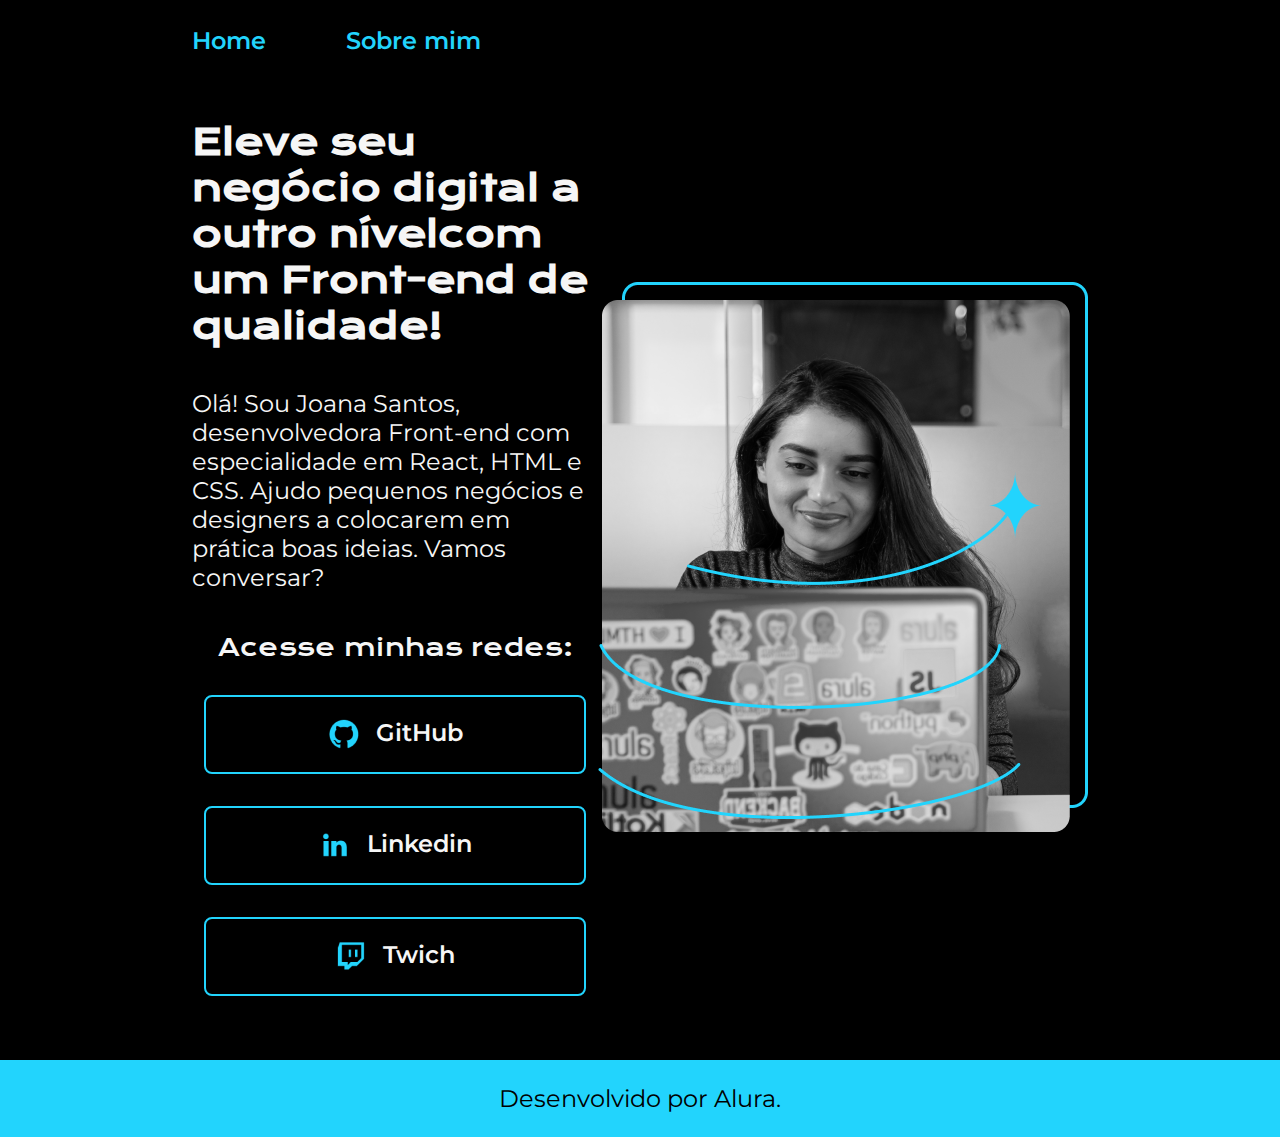
<file: index.html>
<!DOCTYPE html>
<html lang="pt-br">

<head>
    <meta charset="UTF-8">
    <meta http-equiv="X-UA-Compatible" content="IE=edge">
    <meta name="viewport" content="width=device-width, initial-scale=1.0">
    <title>Portifolio</title>
    <link rel="stylesheet" href="style/style.css">
</head>

<body>
    <header class="cabecalho">
        <nav class="cabecalho__menu">
            <a class="cabecalho__menu__link" href="index.html">Home</a>
            <a class="cabecalho__menu__link" href="about.html">Sobre mim</a>
        </nav>
    </header>
    <main class="apresentacao">
        <section class="apresentacao__conteudo">
            <h1 class="apresentacao__conteudo__titulo">Eleve seu negócio digital a outro nível<strong 
            class="titulo-destaque">com um Front-end de qualidade!
            </strong></h1>
            <p class="apresentacao__conteudo__texto">Olá! Sou Joana Santos, desenvolvedora
            Front-end com especialidade em React, HTML e
            CSS. Ajudo pequenos negócios e designers a
            colocarem em prática boas ideias. Vamos
            conversar?</p>
            <div class="apresentacao__links">
                <h2 class="apresentação__links__subtitulo">Acesse minhas redes:</h2>
                <a class="apresentacao__links__link" href=""><img src="./assets/Logo Github.png">GitHub</a>
                <a class="apresentacao__links__link" href=""><img src="./assets/Logo linkedin.png">Linkedin</a>                
                <a class="apresentacao__links__link" href=""><img src="./assets/Logo Twitch.png">Twich</a>
            </div>
        </section>
        <img src="./assets/Imagem.png" alt="Foto da Joana Santos programando">
    </main>
    <footer class="rodape">
        <p>Desenvolvido por Alura.</p>
    </footer>
</body>

</html>
</file>
<file: style/style.css>
@import url('https://fonts.googleapis.com/css2?family=Krona+One&family=Montserrat:wght@400;600&display=swap');

*{
    margin: 0;
    padding: 0;
}
:root {
    --cor-primaria: #000000;
    --cor-secundaria: #F6F6F6;
    --cor-terciaria: #22D4FD;
    --cor-hover: #272727;

    --fonte-primaria: 'Krona One', sans-serif;
    --fonte-secundaria: 'Montserrat', sans-serif;
}

body{
    /* height: 100vh; */
    box-sizing: border-box;
    background-color: var(--cor-primaria);
    color: var(--cor-secundaria);
}
.cabecalho{
    padding: 2% 0% 0% 15%;
}
.cabecalho__menu{
    display: flex;
    gap: 80px;
}
.cabecalho__menu__link{
    font-family: var(--fonte-secundaria);
    font-size: 24px;
    font-weight: 600;
    color: var(--cor-terciaria);
    text-decoration: none;
}
.apresentacao{
    padding: 5% 15%;
    display: flex;
    align-items: center;
    justify-content: space-between;
}
.apresentacao__conteudo{
    width: 615px;
    display: flex;
    flex-direction: column;
    gap: 40px;
}

.apresentacao__conteudo__titulo{
    font-size: 36px;
    font-family: var(--fonte-primaria);
}

.titulo_destaque{
    color: var(--cor-terciaria);
}

.apresentacao__conteudo__texto{
    font-size: 24px;
    font-family: var(--fonte-secundaria);
}

.apresentacao__links{
    display: flex;
    flex-direction: column;
    justify-content: space-between;
    align-items: center;
    gap: 32px;
}
.apresentação__links__subtitulo{
    font-family: var(--fonte-primaria);
    font-size: 24px;
    font-weight: 400;
}

.apresentacao__links__link{
    /* background-color: #22D4FD; */
        display: flex;
        justify-content: center;
        gap: 16px;
        border: 2px solid var(--cor-terciaria);
        width: 378px;
        text-align: center;
        border-radius: 8px;
        font-size: 24px;
        font-weight: 600;
        padding: 21.5px 0;
        text-decoration: none;
        color: var(--cor-secundaria);
        font-family: var(--fonte-secundaria);
    }
.apresentacao__links__link:hover/*quando passar o mouse, muda a cor de fundo*/ {
    background-color: var(--cor-hover);
}

.rodape {
    color: var(--cor-primaria);
    background-color: var(--cor-terciaria);
    padding: 24px;
    text-align: center;
    font-family: var(--fonte-secundaria);
    font-size: 24px;
    font-weight: 400;
}
</file>
